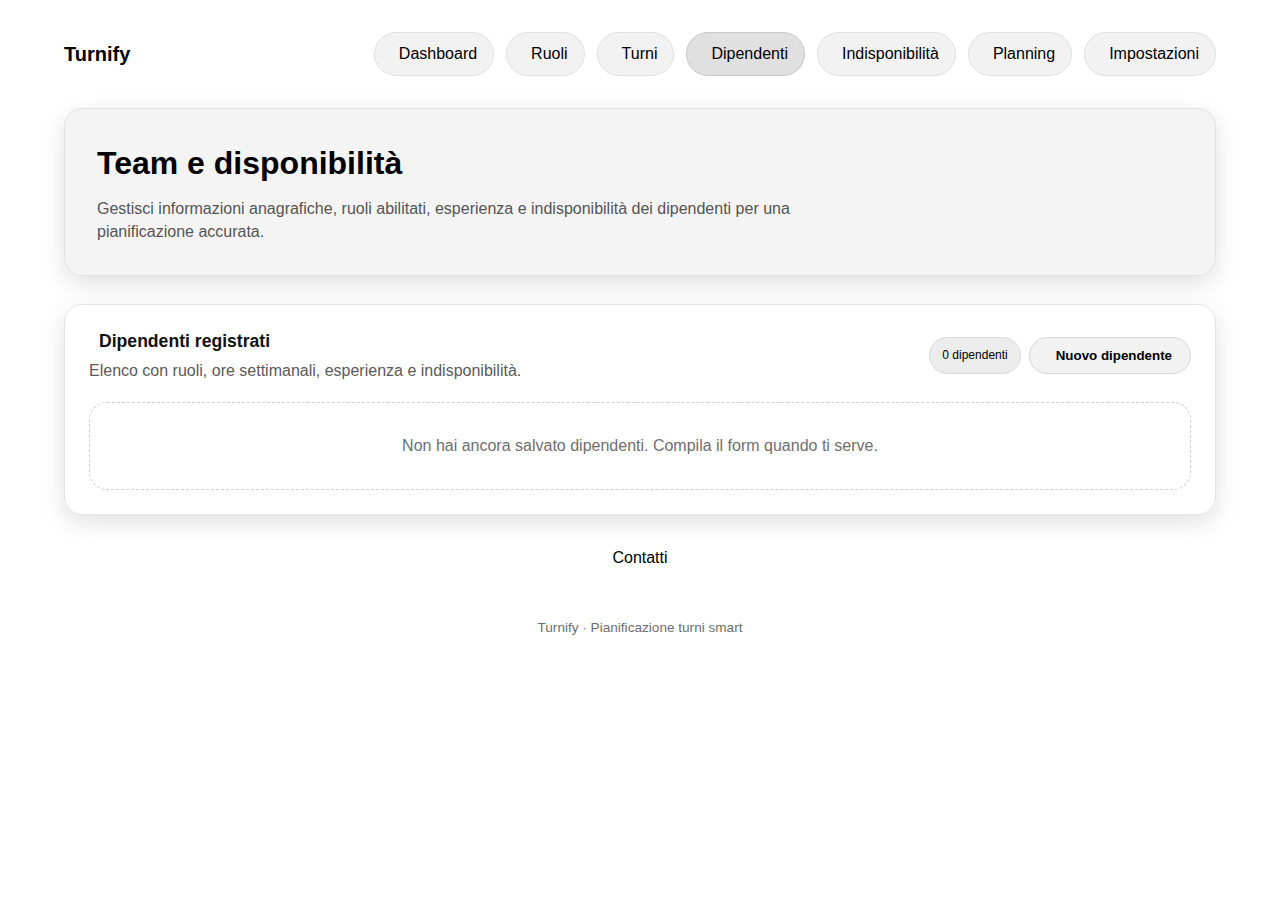
<file: dipendenti.html>
<!DOCTYPE html>
<html lang="it">

<head>
	<meta charset="UTF-8" />
	<meta name="viewport" content="width=device-width, initial-scale=1.0" />
	<title>Turnify | Gestione Dipendenti</title>
	<link rel="stylesheet" href="https://cdnjs.cloudflare.com/ajax/libs/font-awesome/6.5.1/css/all.min.css"
		integrity="sha512-DTOQO9RWCH3ppGqcWaEA1BIZOC6xxalwEsw9c2QQeAIftl+Vegovlnee1c9QX4TctnWMn13TZye+giMm8e2LwA=="
		crossorigin="anonymous" referrerpolicy="no-referrer" />
	<link rel="stylesheet" href="css/stile.css" />
	<link rel="stylesheet" href="css/form.css" />
	<link rel="icon" type="image/png" href="icons/favicon-96x96.png" sizes="96x96" />
	<link rel="icon" type="image/svg+xml" href="icons/favicon.svg" />
	<link rel="shortcut icon" href="icons/favicon.ico" />
	<link rel="apple-touch-icon" sizes="180x180" href="icons/apple-touch-icon.png" />
	<meta name="apple-mobile-web-app-title" content="Turnify" />
	<link rel="manifest" href="icons/site.webmanifest" />
</head>

<body>
	<div class="app-shell">
		<header class="app-header">
			<div class="brand">
				<span>Turnify</span>
			</div>
			<nav class="app-nav">
				<a class="nav-link" href="index.html"><i class="fa-solid fa-table-columns"></i>Dashboard</a>
				<a class="nav-link" href="ruoli.html"><i class="fa-solid fa-layer-group"></i>Ruoli</a>
				<a class="nav-link" href="turni.html"><i class="fa-solid fa-business-time"></i>Turni</a>
				<a class="nav-link active" href="dipendenti.html"><i class="fa-solid fa-user-group"></i>Dipendenti</a>
				<a class="nav-link" href="indisponibilità.html"><i
						class="fa-solid fa-calendar-times"></i>Indisponibilità</a>
				<a class="nav-link" href="planning.html"><i class="fa-solid fa-calendar-check"></i>Planning</a>
				<a class="nav-link" href="impostazioni.html"><i class="fa-solid fa-gear"></i>Impostazioni</a>
			</nav>
		</header>

		<main class="page-content">
			<section class="page-hero">
				<h1>Team e disponibilità</h1>
				<p>Gestisci informazioni anagrafiche, ruoli abilitati, esperienza e indisponibilità dei dipendenti per
					una
					pianificazione accurata.</p>
			</section>

			<section class="page-body">
				<div class="app-message hidden" id="employeesMessage"></div>
				<div class="card">
					<div class="card-header">
						<div>
							<p class="card-title"><i class="fa-solid fa-users"></i>Dipendenti registrati</p>
							<p class="card-description">Elenco con ruoli, ore settimanali, esperienza e indisponibilità.
							</p>
						</div>
						<div class="list-inline">
							<div class="chip" id="employeeCounter">0 dipendenti</div>
							<button class="button" id="openEmployeeForm"><i class="fa-solid fa-plus"></i>Nuovo
								dipendente</button>
						</div>
					</div>
					<div id="employeeList" class="grid"></div>
					<div id="employeeEmptyState" class="empty-state">
						<i class="fa-solid fa-user-group"></i>
						<p>Non hai ancora salvato dipendenti. Compila il form quando ti serve.</p>
					</div>
				</div>

				<div id="employeeFormPanel" class="form-panel hidden">
					<div class="form-card">
						<h2><i class="fa-solid fa-user-plus"></i>Gestisci dipendente</h2>
						<div id="employeeForm"></div>
					</div>
				</div>
			</section>
		</main>

		<div style="display:flex;justify-content:center;margin:2rem 0;">
			<a href="https://pecoraroamal.github.io/Personal-Website/contatti.html" target="_blank" class="contact-btn">
				<i class="fa-solid fa-envelope"></i> Contatti
			</a>
		</div>
		<footer>Turnify · Pianificazione turni smart</footer>
	</div>
	<script src="js/dipendenti.js" defer></script>
</body>
</html>
</file>
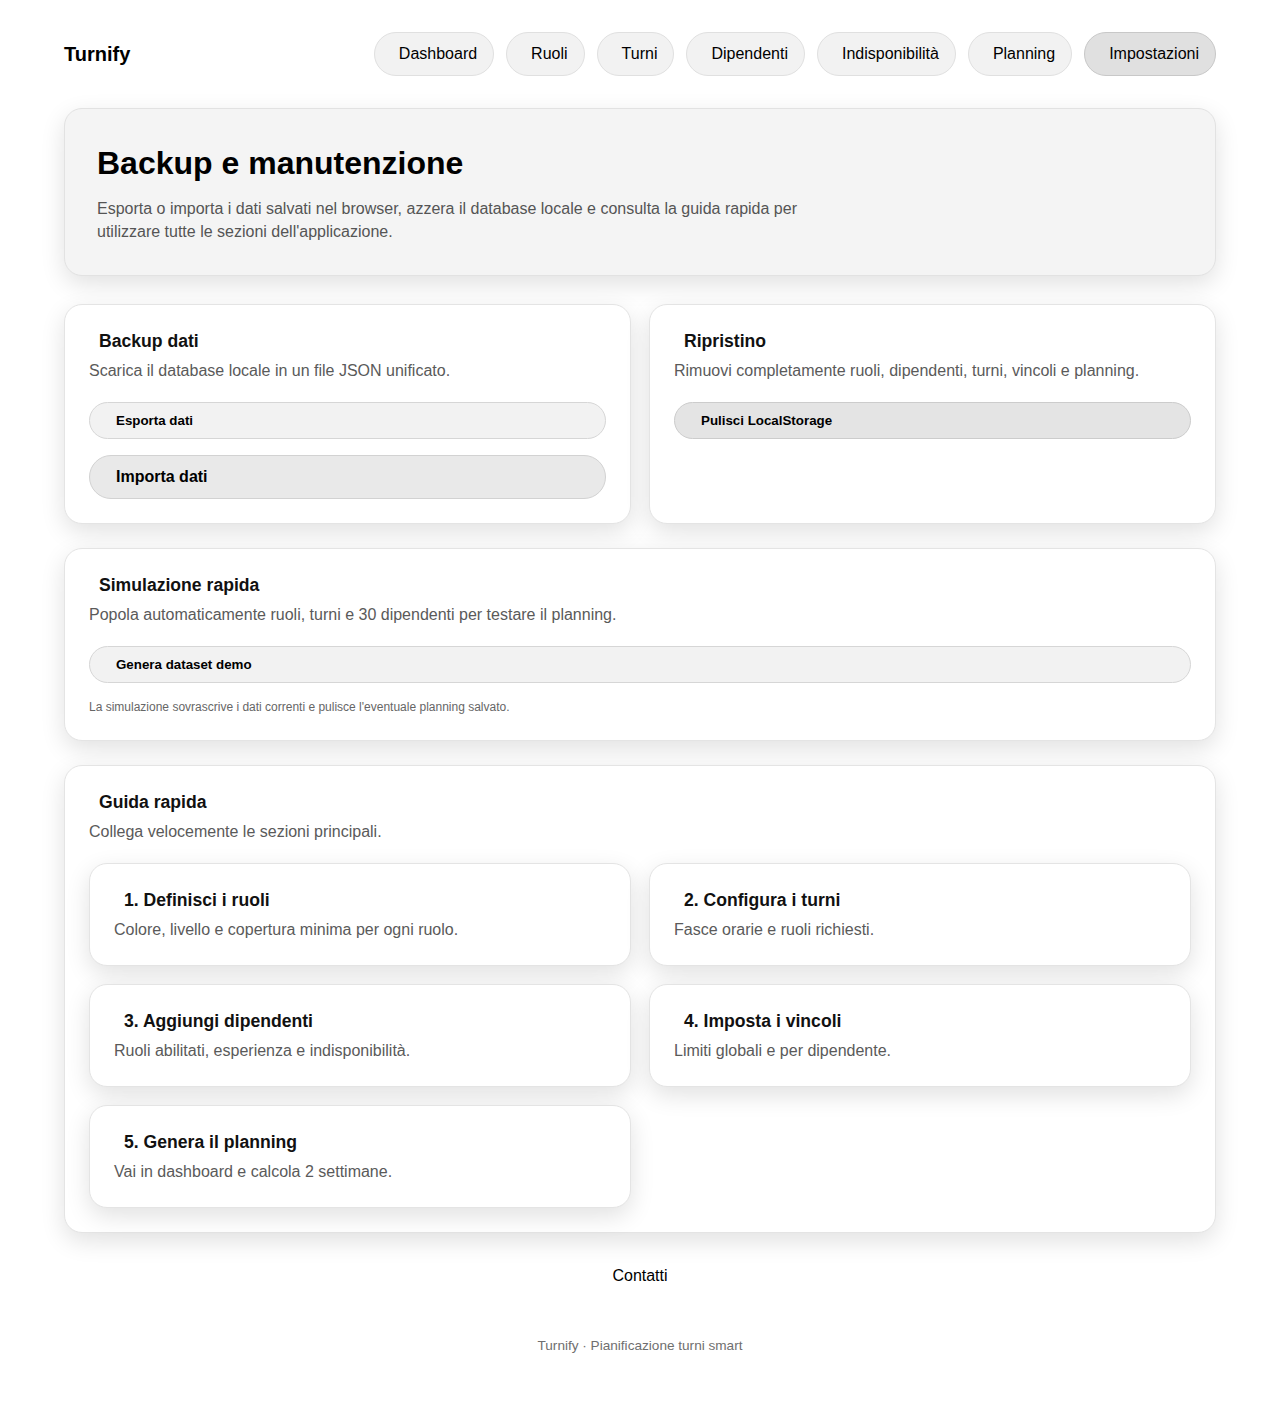
<file: impostazioni.html>
<!DOCTYPE html>
<html lang="it">

<head>
	<meta charset="UTF-8" />
	<meta name="viewport" content="width=device-width, initial-scale=1.0" />
	<title>Turnify | Impostazioni &amp; Backup</title>
	<link rel="stylesheet" href="https://cdnjs.cloudflare.com/ajax/libs/font-awesome/6.5.1/css/all.min.css"
		integrity="sha512-DTOQO9RWCH3ppGqcWaEA1BIZOC6xxalwEsw9c2QQeAIftl+Vegovlnee1c9QX4TctnWMn13TZye+giMm8e2LwA=="
		crossorigin="anonymous" referrerpolicy="no-referrer" />
	<link rel="stylesheet" href="css/stile.css" />
	<link rel="stylesheet" href="css/form.css" />
	<link rel="icon" type="image/png" href="icons/favicon-96x96.png" sizes="96x96" />
	<link rel="icon" type="image/svg+xml" href="icons/favicon.svg" />
	<link rel="shortcut icon" href="icons/favicon.ico" />
	<link rel="apple-touch-icon" sizes="180x180" href="icons/apple-touch-icon.png" />
	<meta name="apple-mobile-web-app-title" content="Turnify" />
	<link rel="manifest" href="icons/site.webmanifest" />
</head>

<body>
	<div class="app-shell">
		<header class="app-header">
			<div class="brand">
				<span>Turnify</span>
			</div>
			<nav class="app-nav">
				<a class="nav-link" href="index.html"><i class="fa-solid fa-table-columns"></i>Dashboard</a>
				<a class="nav-link" href="ruoli.html"><i class="fa-solid fa-layer-group"></i>Ruoli</a>
				<a class="nav-link" href="turni.html"><i class="fa-solid fa-business-time"></i>Turni</a>
				<a class="nav-link" href="dipendenti.html"><i class="fa-solid fa-user-group"></i>Dipendenti</a>
				<a class="nav-link" href="indisponibilità.html"><i
						class="fa-solid fa-calendar-times"></i>Indisponibilità</a>
				<a class="nav-link" href="planning.html"><i class="fa-solid fa-calendar-check"></i>Planning</a>
				<a class="nav-link active" href="impostazioni.html"><i class="fa-solid fa-gear"></i>Impostazioni</a>
			</nav>
		</header>

		<main class="page-content">
			<section class="page-hero">
				<h1>Backup e manutenzione</h1>
				<p>Esporta o importa i dati salvati nel browser, azzera il database locale e consulta la guida rapida
					per
					utilizzare tutte le sezioni dell'applicazione.</p>
			</section>

			<section class="page-body">
				<div class="app-message hidden" id="settingsMessage"></div>
				<div class="grid two-columns">
					<div class="card">
						<div class="card-header">
							<div>
								<p class="card-title"><i class="fa-solid fa-file-export"></i>Backup dati</p>
								<p class="card-description">Scarica il database locale in un file JSON unificato.</p>
							</div>
						</div>
						<div class="form-grid">
							<button class="button" id="exportData"><i class="fa-solid fa-file-arrow-down"></i>Esporta
								dati</button>
							<label class="button secondary" for="importData">
								<i class="fa-solid fa-file-arrow-up"></i>
								Importa dati
							</label>
							<input type="file" id="importData" accept="application/json" hidden />
						</div>
					</div>

					<div class="card">
						<div class="card-header">
							<div>
								<p class="card-title"><i class="fa-solid fa-trash"></i>Ripristino</p>
								<p class="card-description">Rimuovi completamente ruoli, dipendenti, turni, vincoli e
									planning.</p>
							</div>
						</div>
						<div class="form-grid">
							<button class="button danger" id="resetAll"><i
									class="fa-solid fa-triangle-exclamation"></i>Pulisci
								LocalStorage</button>
						</div>
					</div>
				</div>

				<div class="card">
					<div class="card-header">
						<div>
							<p class="card-title"><i class="fa-solid fa-wand-magic-sparkles"></i>Simulazione rapida</p>
							<p class="card-description">Popola automaticamente ruoli, turni e 30 dipendenti per testare
								il planning.</p>
						</div>
					</div>
					<div class="form-grid">
						<button class="button" id="seedSimulation"><i class="fa-solid fa-meteor"></i>Genera dataset
							demo</button>
						<p class="helper-text">La simulazione sovrascrive i dati correnti e pulisce l'eventuale planning
							salvato.</p>
					</div>
				</div>

				<div class="card">
					<div class="card-header">
						<div>
							<p class="card-title"><i class="fa-solid fa-compass"></i>Guida rapida</p>
							<p class="card-description">Collega velocemente le sezioni principali.</p>
						</div>
					</div>
					<div id="guideQuickLinks" class="grid two-columns"></div>
				</div>
			</section>
		</main>

		<div style="display:flex;justify-content:center;margin:2rem 0;">
			<a href="https://pecoraroamal.github.io/Personal-Website/contatti.html" target="_blank" class="contact-btn">
				<i class="fa-solid fa-envelope"></i> Contatti
			</a>
		</div>
		<footer>Turnify · Pianificazione turni smart</footer>
	</div>
	<script src="js/impostazioni.js" defer></script>
</body>
</html>
</file>
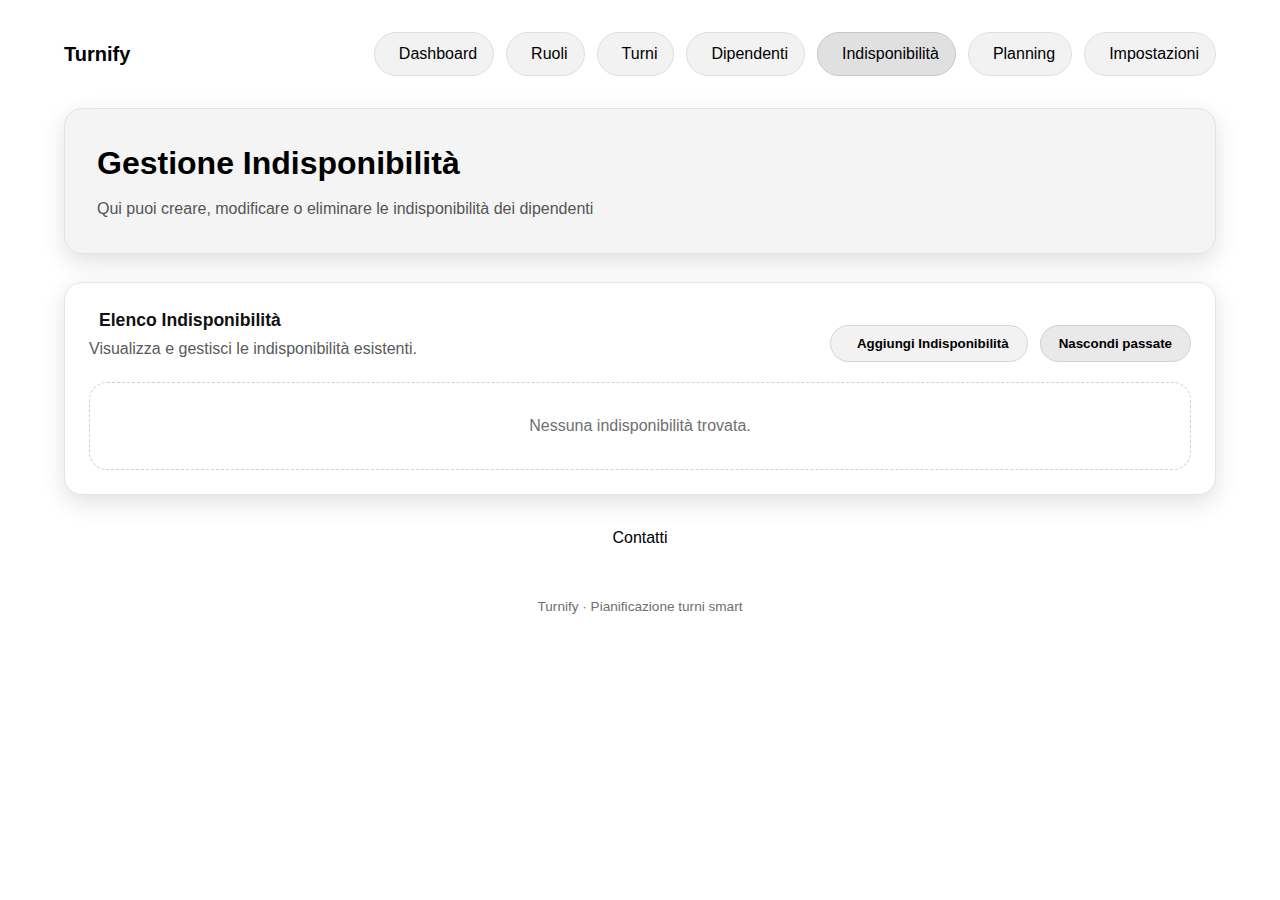
<file: indisponibilità.html>
<!DOCTYPE html>
<html lang="it">

<head>
	<meta charset="UTF-8" />
	<meta name="viewport" content="width=device-width, initial-scale=1.0" />
	<title>Turnify | Indisponibilità</title>
	<link rel="stylesheet" href="https://cdnjs.cloudflare.com/ajax/libs/font-awesome/6.5.1/css/all.min.css"
		integrity="sha512-DTOQO9RWCH3ppGqcWaEA1BIZOC6xxalwEsw9c2QQeAIftl+Vegovlnee1c9QX4TctnWMn13TZye+giMm8e2LwA=="
		crossorigin="anonymous" referrerpolicy="no-referrer" />
	<link rel="stylesheet" href="css/stile.css" />
	<link rel="stylesheet" href="css/form.css" />
	<link rel="icon" type="image/png" href="icons/favicon-96x96.png" sizes="96x96" />
	<link rel="icon" type="image/svg+xml" href="icons/favicon.svg" />
	<link rel="shortcut icon" href="icons/favicon.ico" />
	<link rel="apple-touch-icon" sizes="180x180" href="icons/apple-touch-icon.png" />
	<meta name="apple-mobile-web-app-title" content="Turnify" />
	<link rel="manifest" href="icons/site.webmanifest" />
</head>

<body>
	<div class="app-shell">
		<header class="app-header">
			<div class="brand">
				<span>Turnify</span>
			</div>
			<nav class="app-nav">
				<a class="nav-link" href="index.html"><i class="fa-solid fa-table-columns"></i>Dashboard</a>
				<a class="nav-link" href="ruoli.html"><i class="fa-solid fa-layer-group"></i>Ruoli</a>
				<a class="nav-link" href="turni.html"><i class="fa-solid fa-business-time"></i>Turni</a>
				<a class="nav-link" href="dipendenti.html"><i class="fa-solid fa-user-group"></i>Dipendenti</a>
				<a class="nav-link active" href="indisponibilità.html"><i
						class="fa-solid fa-calendar-times"></i>Indisponibilità</a>
				<a class="nav-link" href="planning.html"><i class="fa-solid fa-calendar-check"></i>Planning</a>
				<a class="nav-link" href="impostazioni.html"><i class="fa-solid fa-gear"></i>Impostazioni</a>
			</nav>
		</header>

		<main class="page-content">
			<section class="page-hero">
				<h1>Gestione Indisponibilità</h1>
				<p>Qui puoi creare, modificare o eliminare le indisponibilità dei dipendenti</p>
			</section>

			<section class="page-body">
				<div class="app-message hidden" id="message"></div>

				<div class="card">
					<div class="card-header">
						<div>
							<p class="card-title"><i class="fa-solid fa-list"></i>Elenco Indisponibilità</p>
							<p class="card-description">Visualizza e gestisci le indisponibilità esistenti.</p>
						</div>
						<div class="form-actions">
							<button class="button" id="addBtn"><i class="fa-solid fa-plus"></i>Aggiungi
								Indisponibilità</button>
							<button class="button secondary" id="togglePastBtn">Nascondi passate</button>
						</div>
					</div>

					<div id="indisponibilitaList" class="grid"></div>
				</div>
			</section>
		</main>

		<div style="display:flex;justify-content:center;margin:2rem 0;">
			<a href="https://pecoraroamal.github.io/Personal-Website/contatti.html" target="_blank" class="contact-btn">
				<i class="fa-solid fa-envelope"></i> Contatti
			</a>
		</div>
		<footer>Turnify · Pianificazione turni smart</footer>
</body>

<div class="modal-overlay hidden" id="formModal">
	<div class="modal-dialog">
		<div class="card">
			<div class="card-header">
				<div>
					<p class="card-title"><i class="fa-solid fa-plus"></i>Aggiungi/Modifica Indisponibilità</p>
					<p class="card-description">Compila il form per creare una nuova indisponibilità o modificarne una
						esistente.</p>
				</div>
			</div>

			<form id="indisponibilitaForm" class="form-grid two-columns">
				<div class="form-field">
					<label for="dipendente">Dipendente</label>
					<select id="dipendente" required>
						<option value="">Seleziona dipendente</option>
					</select>
				</div>

				<div class="form-field">
					<label for="tipo">Tipo di Indisponibilità</label>
					<select id="tipo" required>
						<option value="">Seleziona tipo</option>
						<option value="ferie">Ferie</option>
						<option value="permessi">Permessi</option>
						<option value="malattia">Malattia</option>
						<option value="indisponibilità">Indisponibilità</option>
					</select>
				</div>

				<div class="form-field">
					<label for="dataInizio">Data Inizio</label>
					<input type="date" id="dataInizio" required />
				</div>

				<div class="form-field">
					<label for="oraInizio">Ora Inizio (opzionale)</label>
					<input type="time" id="oraInizio" />
				</div>

				<div class="form-field">
					<label for="dataFine">Data Fine</label>
					<input type="date" id="dataFine" required />
				</div>

				<div class="form-field">
					<label for="oraFine">Ora Fine (opzionale)</label>
					<input type="time" id="oraFine" />
				</div>

				<div class="form-field full-width">
					<label for="note">Note (opzionale)</label>
					<textarea id="note" rows="3"></textarea>
				</div>

				<div class="form-actions full-width">
					<button type="submit" class="button"><i class="fa-solid fa-save"></i>Salva</button>
					<button type="button" id="cancelBtn" class="button secondary"><i
							class="fa-solid fa-times"></i>Annulla</button>
				</div>
			</form>
		</div>
	</div>
</div>
</div>

<script src="js/indisponibilità.js"></script>
</html>
</file>
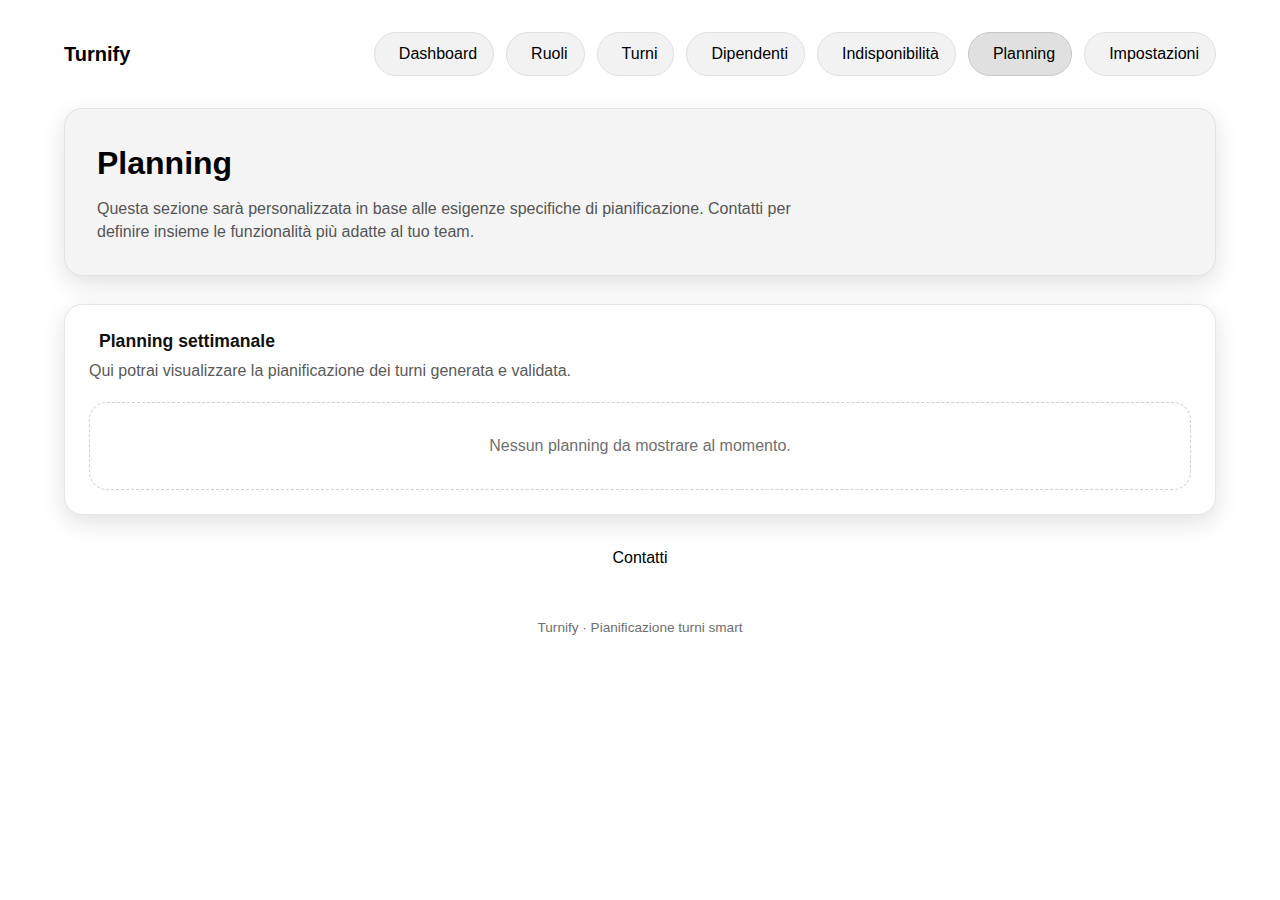
<file: planning.html>
<!DOCTYPE html>
<html lang="it">

<head>
    <meta charset="UTF-8" />
    <meta name="viewport" content="width=device-width, initial-scale=1.0" />
    <title>Turnify | Planning</title>
    <link rel="stylesheet" href="https://cdnjs.cloudflare.com/ajax/libs/font-awesome/6.5.1/css/all.min.css"
        integrity="sha512-DTOQO9RWCH3ppGqcWaEA1BIZOC6xxalwEsw9c2QQeAIftl+Vegovlnee1c9QX4TctnWMn13TZye+giMm8e2LwA=="
        crossorigin="anonymous" referrerpolicy="no-referrer" />
    <link rel="stylesheet" href="css/stile.css" />
    <link rel="stylesheet" href="css/form.css" />
	<link rel="icon" type="image/png" href="icons/favicon-96x96.png" sizes="96x96" />
	<link rel="icon" type="image/svg+xml" href="icons/favicon.svg" />
	<link rel="shortcut icon" href="icons/favicon.ico" />
	<link rel="apple-touch-icon" sizes="180x180" href="icons/apple-touch-icon.png" />
	<meta name="apple-mobile-web-app-title" content="Turnify" />
	<link rel="manifest" href="icons/site.webmanifest" />
</head>

<body>
    <div class="app-shell">
        <header class="app-header">
            <div class="brand">
                <span>Turnify</span>
            </div>
            <nav class="app-nav">
                <a class="nav-link" href="index.html"><i class="fa-solid fa-table-columns"></i>Dashboard</a>
                <a class="nav-link" href="ruoli.html"><i class="fa-solid fa-layer-group"></i>Ruoli</a>
                <a class="nav-link" href="turni.html"><i class="fa-solid fa-business-time"></i>Turni</a>
                <a class="nav-link" href="dipendenti.html"><i class="fa-solid fa-user-group"></i>Dipendenti</a>
                <a class="nav-link" href="indisponibilità.html"><i
                        class="fa-solid fa-calendar-times"></i>Indisponibilità</a>
                <a class="nav-link active" href="planning.html"><i class="fa-solid fa-calendar-check"></i>Planning</a>
                <a class="nav-link" href="impostazioni.html"><i class="fa-solid fa-gear"></i>Impostazioni</a>
            </nav>
        </header>
        <main class="page-content">
            <section class="page-hero">
                <h1>Planning</h1>
                <p>Questa sezione sarà personalizzata in base alle esigenze specifiche di pianificazione. Contatti per
                    definire insieme le funzionalità più adatte al tuo team.</p>
            </section>
            <section class="page-body">
                <div class="card">
                    <div class="card-header">
                        <div>
                            <p class="card-title"><i class="fa-solid fa-calendar-check"></i>Planning settimanale</p>
                            <p class="card-description">Qui potrai visualizzare la pianificazione dei turni generata e
                                validata.</p>
                        </div>
                    </div>
                    <div class="empty-state">
                        <p>Nessun planning da mostrare al momento.</p>
                    </div>
                </div>
            </section>
        </main>
        <div style="display:flex;justify-content:center;margin:2rem 0;">
            <a href="https://pecoraroamal.github.io/Personal-Website/contatti.html" target="_blank" class="contact-btn">
                <i class="fa-solid fa-envelope"></i> Contatti
            </a>
        </div>
        <footer>Turnify · Pianificazione turni smart</footer>
    </div>
</body>

</html>
</file>
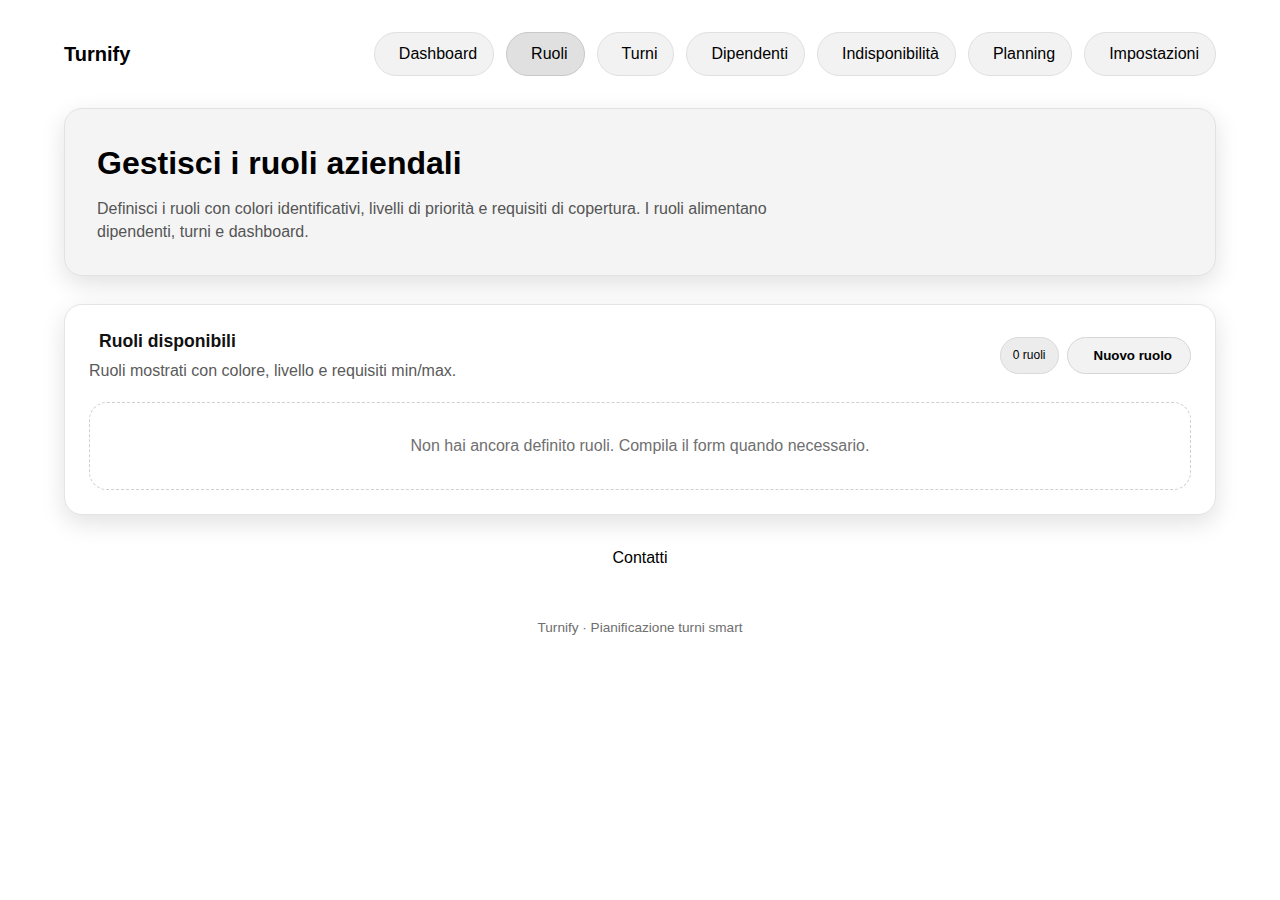
<file: ruoli.html>
<!DOCTYPE html>
<html lang="it">

<head>
	<meta charset="UTF-8" />
	<meta name="viewport" content="width=device-width, initial-scale=1.0" />
	<title>Turnify | Gestione Ruoli</title>
	<link rel="stylesheet" href="https://cdnjs.cloudflare.com/ajax/libs/font-awesome/6.5.1/css/all.min.css"
		integrity="sha512-DTOQO9RWCH3ppGqcWaEA1BIZOC6xxalwEsw9c2QQeAIftl+Vegovlnee1c9QX4TctnWMn13TZye+giMm8e2LwA=="
		crossorigin="anonymous" referrerpolicy="no-referrer" />
	<link rel="stylesheet" href="css/stile.css" />
	<link rel="stylesheet" href="css/form.css" />
	<link rel="icon" type="image/png" href="icons/favicon-96x96.png" sizes="96x96" />
	<link rel="icon" type="image/svg+xml" href="icons/favicon.svg" />
	<link rel="shortcut icon" href="icons/favicon.ico" />
	<link rel="apple-touch-icon" sizes="180x180" href="icons/apple-touch-icon.png" />
	<meta name="apple-mobile-web-app-title" content="Turnify" />
	<link rel="manifest" href="icons/site.webmanifest" />
</head>

<body>
	<div class="app-shell">
		<header class="app-header">
			<div class="brand">
				<span>Turnify</span>
			</div>
			<nav class="app-nav">
				<a class="nav-link" href="index.html"><i class="fa-solid fa-table-columns"></i>Dashboard</a>
				<a class="nav-link active" href="ruoli.html"><i class="fa-solid fa-layer-group"></i>Ruoli</a>
				<a class="nav-link" href="turni.html"><i class="fa-solid fa-business-time"></i>Turni</a>
				<a class="nav-link" href="dipendenti.html"><i class="fa-solid fa-user-group"></i>Dipendenti</a>
				<a class="nav-link" href="indisponibilità.html"><i
						class="fa-solid fa-calendar-times"></i>Indisponibilità</a>
				<a class="nav-link" href="planning.html"><i class="fa-solid fa-calendar-check"></i>Planning</a>
				<a class="nav-link" href="impostazioni.html"><i class="fa-solid fa-gear"></i>Impostazioni</a>
			</nav>
		</header>

		<main class="page-content">
			<section class="page-hero">
				<h1>Gestisci i ruoli aziendali</h1>
				<p>Definisci i ruoli con colori identificativi, livelli di priorità e requisiti di copertura. I ruoli
					alimentano
					dipendenti, turni e dashboard.</p>
			</section>

			<section class="page-body">
				<div class="app-message hidden" id="rolesMessage"></div>
				<div class="card">
					<div class="card-header">
						<div>
							<p class="card-title"><i class="fa-solid fa-layer-group"></i>Ruoli disponibili</p>
							<p class="card-description">Ruoli mostrati con colore, livello e requisiti min/max.</p>
						</div>
						<div class="list-inline">
							<div class="chip" id="roleCounter">0 ruoli</div>
							<button class="button" id="openRoleForm"><i class="fa-solid fa-plus"></i>Nuovo
								ruolo</button>
						</div>
					</div>
					<div id="roleList" class="grid"></div>
					<div id="roleEmptyState" class="empty-state">
						<i class="fa-solid fa-layer-group"></i>
						<p>Non hai ancora definito ruoli. Compila il form quando necessario.</p>
					</div>
				</div>

				<div id="roleFormPanel" class="form-panel hidden">
					<div class="form-card">
						<h2><i class="fa-solid fa-pen-ruler"></i>Gestisci ruolo</h2>
						<div id="roleForm"></div>
					</div>
				</div>
			</section>
		</main>

		<div style="display:flex;justify-content:center;margin:2rem 0;">
			<a href="https://pecoraroamal.github.io/Personal-Website/contatti.html" target="_blank" class="contact-btn">
				<i class="fa-solid fa-envelope"></i> Contatti
			</a>
		</div>
		<footer>Turnify · Pianificazione turni smart</footer>

	</div>

	<script src="js/index.js"></script>
	<script src="js/ruoli.js" defer></script>
</body>

</html>
</file>
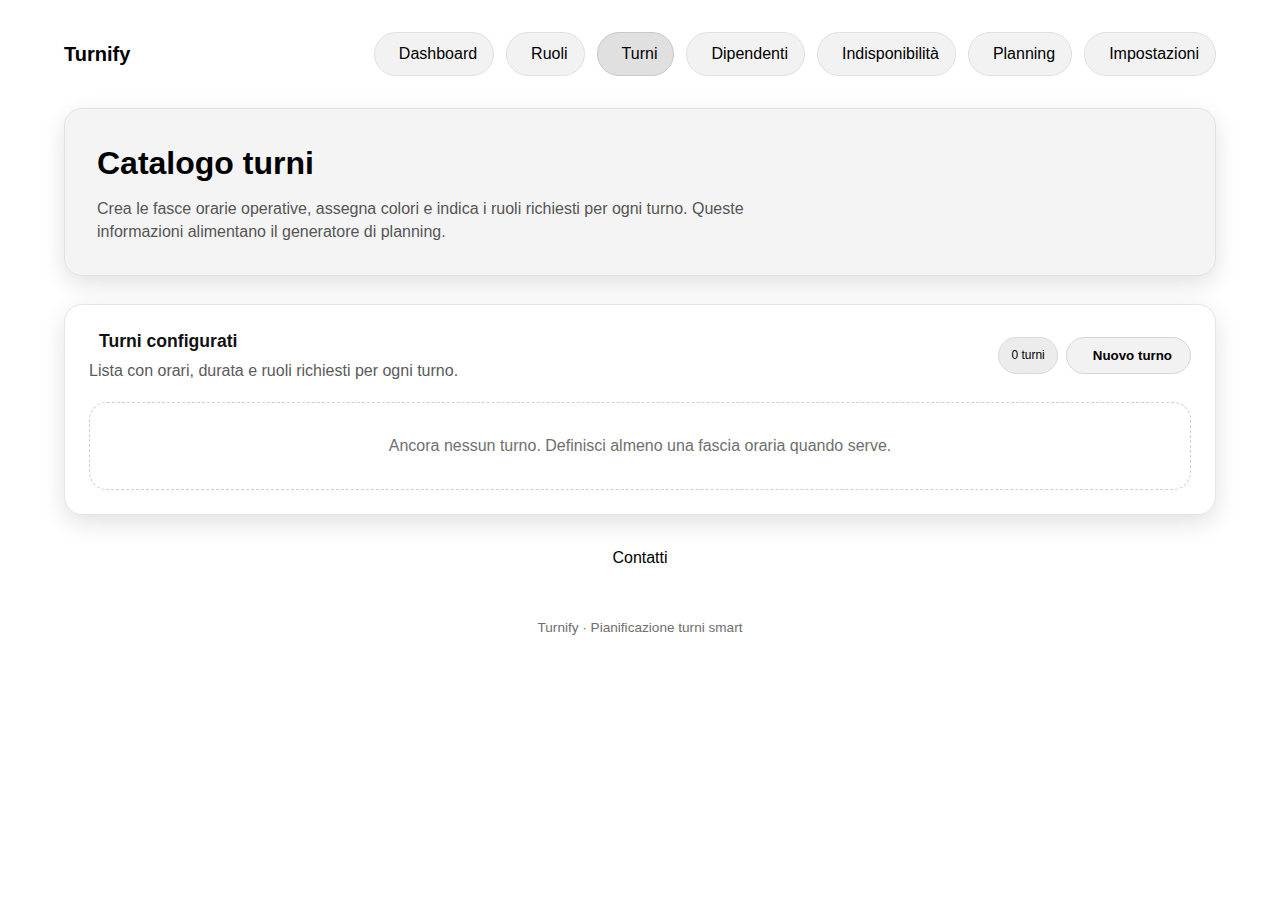
<file: turni.html>
<!DOCTYPE html>
<html lang="it">

<head>
	<meta charset="UTF-8" />
	<meta name="viewport" content="width=device-width, initial-scale=1.0" />
	<title>Turnify | Gestione Turni</title>
	<link rel="stylesheet" href="https://cdnjs.cloudflare.com/ajax/libs/font-awesome/6.5.1/css/all.min.css"
		integrity="sha512-DTOQO9RWCH3ppGqcWaEA1BIZOC6xxalwEsw9c2QQeAIftl+Vegovlnee1c9QX4TctnWMn13TZye+giMm8e2LwA=="
		crossorigin="anonymous" referrerpolicy="no-referrer" />
	<link rel="stylesheet" href="css/stile.css" />
	<link rel="stylesheet" href="css/form.css" />
	<link rel="icon" type="image/png" href="icons/favicon-96x96.png" sizes="96x96" />
	<link rel="icon" type="image/svg+xml" href="icons/favicon.svg" />
	<link rel="shortcut icon" href="icons/favicon.ico" />
	<link rel="apple-touch-icon" sizes="180x180" href="icons/apple-touch-icon.png" />
	<meta name="apple-mobile-web-app-title" content="Turnify" />
	<link rel="manifest" href="icons/site.webmanifest" />
</head>

<body>
	<div class="app-shell">
		<header class="app-header">
			<div class="brand">
				<span>Turnify</span>
			</div>
			<nav class="app-nav">
				<a class="nav-link" href="index.html"><i class="fa-solid fa-table-columns"></i>Dashboard</a>
				<a class="nav-link" href="ruoli.html"><i class="fa-solid fa-layer-group"></i>Ruoli</a>
				<a class="nav-link active" href="turni.html"><i class="fa-solid fa-business-time"></i>Turni</a>
				<a class="nav-link" href="dipendenti.html"><i class="fa-solid fa-user-group"></i>Dipendenti</a>
				<a class="nav-link" href="indisponibilità.html"><i class="fa-solid fa-calendar-times"></i>Indisponibilità</a>
				<a class="nav-link" href="planning.html"><i class="fa-solid fa-calendar-check"></i>Planning</a>
				<a class="nav-link" href="impostazioni.html"><i class="fa-solid fa-gear"></i>Impostazioni</a>
			</nav>
		</header>

		<main class="page-content">
			<section class="page-hero">
				<h1>Catalogo turni</h1>
				<p>Crea le fasce orarie operative, assegna colori e indica i ruoli richiesti per ogni turno. Queste
					informazioni
					alimentano il generatore di planning.</p>
			</section>

			<section class="page-body">
				<div class="app-message hidden" id="shiftsMessage"></div>
				<div class="card">
					<div class="card-header">
						<div>
							<p class="card-title"><i class="fa-solid fa-calendar-day"></i>Turni configurati</p>
							<p class="card-description">Lista con orari, durata e ruoli richiesti per ogni turno.</p>
						</div>
						<div class="list-inline">
							<div class="chip" id="shiftCounter">0 turni</div>
							<button class="button" id="openShiftForm"><i class="fa-solid fa-plus"></i>Nuovo
								turno</button>
						</div>
					</div>
					<div id="shiftList" class="grid"></div>
					<div id="shiftEmptyState" class="empty-state">
						<i class="fa-solid fa-calendar-day"></i>
						<p>Ancora nessun turno. Definisci almeno una fascia oraria quando serve.</p>
					</div>
				</div>

				<div id="shiftFormPanel" class="form-panel hidden">
					<div class="form-card">
						<h2><i class="fa-solid fa-business-time"></i>Gestisci turno</h2>
						<div id="shiftForm"></div>
					</div>
				</div>
			</section>
		</main>

		<div style="display:flex;justify-content:center;margin:2rem 0;">
			<a href="https://pecoraroamal.github.io/Personal-Website/contatti.html" target="_blank" class="contact-btn">
				<i class="fa-solid fa-envelope"></i> Contatti
			</a>
		</div>
		<footer>Turnify · Pianificazione turni smart</footer>
	</div>

	<script src="js/turni.js" defer></script>
</body>

</html>
</file>
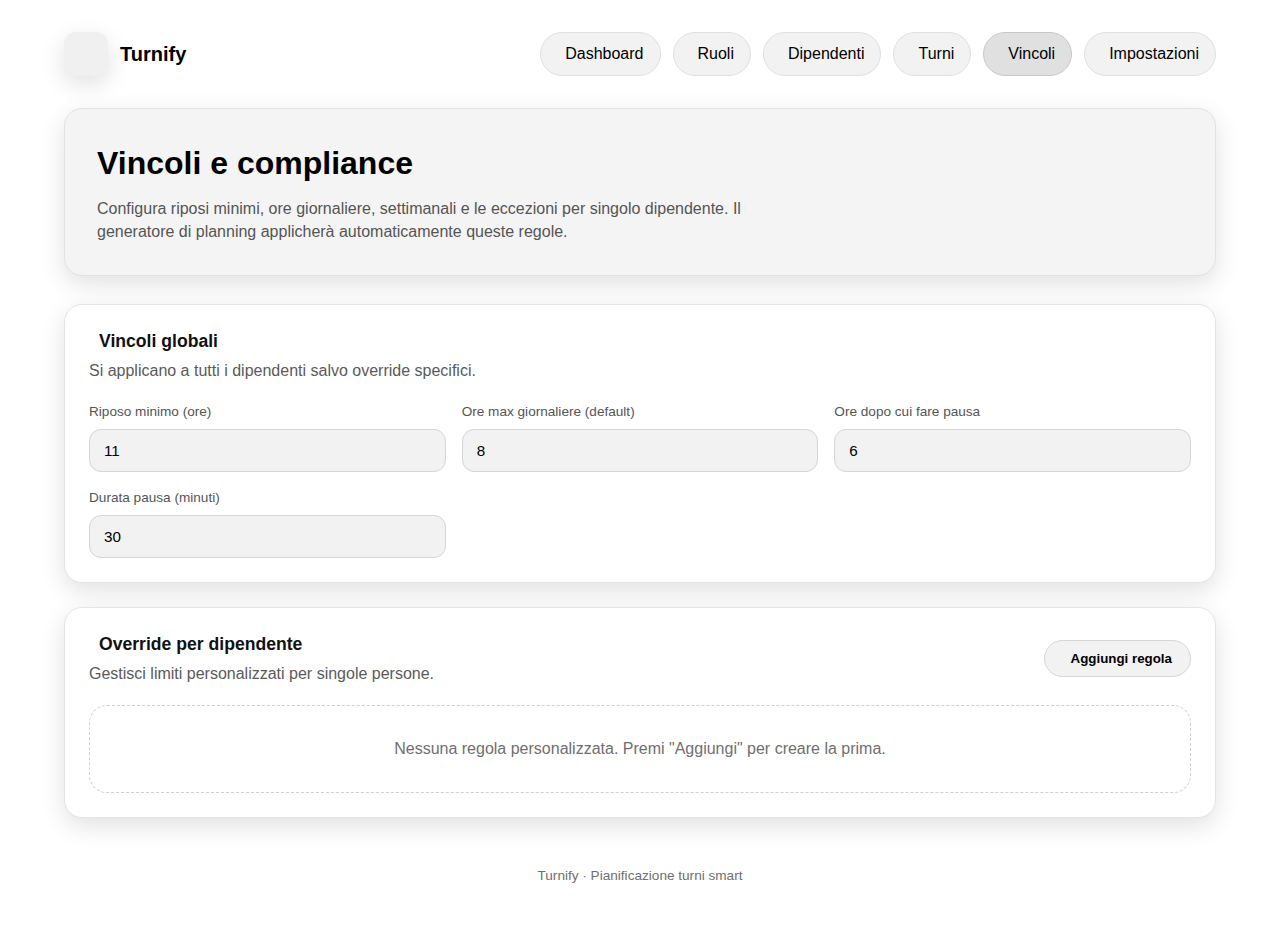
<file: vincoli.html>
<!DOCTYPE html>
<html lang="it">

<head>
	<meta charset="UTF-8" />
	<meta name="viewport" content="width=device-width, initial-scale=1.0" />
	<title>Turnify | Gestione Vincoli</title>
	<link rel="stylesheet" href="https://cdnjs.cloudflare.com/ajax/libs/font-awesome/6.5.1/css/all.min.css"
		integrity="sha512-DTOQO9RWCH3ppGqcWaEA1BIZOC6xxalwEsw9c2QQeAIftl+Vegovlnee1c9QX4TctnWMn13TZye+giMm8e2LwA=="
		crossorigin="anonymous" referrerpolicy="no-referrer" />
	<link rel="stylesheet" href="css/stile.css" />
	<link rel="stylesheet" href="css/form.css" />
	<link rel="stylesheet" href="css/vincoli.css" />
</head>

<body>
	<div class="app-shell">
		<header class="app-header">
			<div class="brand">
				<div class="brand-badge"><i class="fa-solid fa-rotate"></i></div>
				<span>Turnify</span>
			</div>
			<nav class="app-nav">
				<a class="nav-link" href="index.html"><i class="fa-solid fa-table-columns"></i>Dashboard</a>
				<a class="nav-link" href="ruoli.html"><i class="fa-solid fa-layer-group"></i>Ruoli</a>
				<a class="nav-link" href="dipendenti.html"><i class="fa-solid fa-user-group"></i>Dipendenti</a>
				<a class="nav-link" href="turni.html"><i class="fa-solid fa-business-time"></i>Turni</a>
				<a class="nav-link active" href="vincoli.html"><i class="fa-solid fa-scale-balanced"></i>Vincoli</a>
				<a class="nav-link" href="impostazioni.html"><i class="fa-solid fa-gear"></i>Impostazioni</a>
			</nav>
		</header>

		<main class="page-content">
			<section class="page-hero">
				<h1>Vincoli e compliance</h1>
				<p>Configura riposi minimi, ore giornaliere, settimanali e le eccezioni per singolo dipendente. Il generatore di
					planning applicherà automaticamente queste regole.</p>
			</section>

			<section class="page-body">
				<div class="app-message hidden" id="constraintsMessage"></div>
				<div class="card">
					<div class="card-header">
						<div>
							<p class="card-title"><i class="fa-solid fa-scale-balanced"></i>Vincoli globali</p>
							<p class="card-description">Si applicano a tutti i dipendenti salvo override specifici.</p>
						</div>
					</div>
					<div id="globalConstraints" class="form-grid three-columns"></div>
				</div>

				<div class="card">
					<div class="card-header">
						<div>
							<p class="card-title"><i class="fa-solid fa-user-shield"></i>Override per dipendente</p>
							<p class="card-description">Gestisci limiti personalizzati per singole persone.</p>
						</div>
						<button class="button" id="addConstraint"><i class="fa-solid fa-plus"></i>Aggiungi regola</button>
					</div>
					<div id="perEmployeeConstraints" class="vincoli-list"></div>
					<div id="constraintsEmptyState" class="empty-state">
						<i class="fa-solid fa-scale-balanced"></i>
						<p>Nessuna regola personalizzata. Premi "Aggiungi" per creare la prima.</p>
					</div>
				</div>
			</section>
		</main>

		<footer>Turnify · Pianificazione turni smart</footer>
	</div>

	<script src="js/vincoli.js" defer></script>
</body>

</html>
</file>
<file: css/stile.css>
.role-neutral {
	background: #f3f3f3 !important;
	color: #000 !important;
}
/* Clean rebuilt stylesheet: light palette, black text */
:root { --bg-primary:#ffffff; --bg-secondary:#f5f5f5; --bg-muted:#ebebeb; --border-color:rgba(0,0,0,0.12); --text-primary:#000000; --text-inverse:#000000; --text-muted:#6f6f6f; --accent:#000000; --card-radius:18px; --transition-fast:150ms ease; --shadow-soft:0 8px 24px rgba(0,0,0,0.12); }
* { box-sizing:border-box; margin:0; padding:0; }
body { font-family:"Segoe UI", Tahoma, Geneva, Verdana, sans-serif; background:var(--bg-primary); color:var(--text-primary); min-height:100vh; line-height:1.4; -webkit-font-smoothing:antialiased; }
a { color:inherit; text-decoration:none; }
img { max-width:100%; display:block; }
.app-shell { max-width:1200px; margin:0 auto; padding:32px 24px 48px; }
.app-header { display:flex; align-items:center; justify-content:space-between; margin-bottom:32px; }
.brand { display:flex; align-items:center; gap:12px; font-weight:700; font-size:1.25rem; }
.brand-badge { width:44px; height:44px; border-radius:12px; display:grid; place-items:center; background:#f0f0f0; color:var(--text-primary); box-shadow:var(--shadow-soft); }
.app-nav { display:flex; flex-wrap:wrap; gap:12px; }
.nav-link { display:inline-flex; align-items:center; gap:8px; padding:10px 16px; border-radius:999px; background:#f2f2f2; border:1px solid #e0e0e0; color:var(--text-primary); font-weight:500; transition:var(--transition-fast); }
.nav-link i { font-size:0.95rem; }
.nav-link:hover { background:#e9e9e9; border-color:#d5d5d5; }
.nav-link.active { background:#e0e0e0; border-color:#c8c8c8; }
.page-hero { background:#f4f4f4; border:1px solid #e2e2e2; border-radius:var(--card-radius); padding:32px; margin-bottom:28px; box-shadow:var(--shadow-soft); color:var(--text-primary); }
.page-hero h1 { font-size:2rem; margin-bottom:12px; }
.page-hero p { color:#555; max-width:700px; }
.page-body { display:flex; flex-direction:column; gap:24px; }
.card { background:#fff; border:1px solid #e4e4e4; border-radius:var(--card-radius); padding:24px; box-shadow:var(--shadow-soft); color:#111; }
.card-header { display:flex; justify-content:space-between; align-items:center; margin-bottom:20px; }
.card-title { font-size:1.1rem; font-weight:600; }
.card-title i { margin-right:10px; color:currentColor; }
.card-description { color:#5a5a5a; margin-top:6px; }
.chip { display:inline-flex; align-items:center; gap:6px; padding:6px 12px; border-radius:999px; font-size:0.75rem; background:#ececec; border:1px solid #d9d9d9; color:var(--text-primary); }
.grid { display:grid; gap:18px; }
@media (min-width:900px){ .grid.two-columns{grid-template-columns:repeat(2,minmax(0,1fr));} .grid.three-columns{grid-template-columns:repeat(3,minmax(0,1fr));} .grid.four-columns{grid-template-columns:repeat(4,minmax(0,1fr));} }
.empty-state { text-align:center; padding:32px; border:1px dashed #d0d0d0; border-radius:var(--card-radius); color:var(--text-muted); background:#ffffff; }
.empty-state i { font-size:2rem; margin-bottom:12px; color:#c2c2c2; }
.button { display:inline-flex; align-items:center; gap:8px; border:1px solid #d6d6d6; border-radius:999px; padding:10px 18px; font-weight:600; cursor:pointer; transition:var(--transition-fast); color:var(--text-primary); background:#f2f2f2; }
.button.secondary { background:#e9e9e9; border-color:#d2d2d2; }
.button.danger { background:#e4e4e4; border-color:#ccc; }
.button:hover { background:#e8e8e8; border-color:#c7c7c7; }
.status-pill { padding:4px 10px; border-radius:999px; font-size:0.7rem; font-weight:600; background:#ededed; color:var(--text-primary); }
.status-pill.ok { background:#ededed; }
.status-pill.warning { background:#e9e9e9; }
.status-pill.danger { background:#d9d9d9; }
.tag { display:inline-flex; align-items:center; gap:6px; font-size:0.7rem; background:#ededed; color:var(--text-primary); padding:4px 8px; border-radius:999px; border:1px solid #d8d8d8; }
.table { width:100%; border-collapse:collapse; }
.table thead { text-align:left; color:var(--text-primary); font-size:0.85rem; }
.table th, .table td { padding:12px 0; border-bottom:1px solid rgba(0,0,0,0.1); }
.table-wrapper { overflow-x:auto; background:#ffffff; border-radius:var(--card-radius); padding:16px; margin-top:16px; color:var(--text-primary); border:1px solid rgba(0,0,0,0.08); }
.table td:last-child, .table th:last-child { text-align:right; }
.matrix-week { margin-bottom:20px; padding-bottom:12px; border-bottom:1px solid #d8d8d8; }
.matrix-week:last-child { border-bottom:none; margin-bottom:0; padding-bottom:0; }
.matrix-week .table th, .matrix-week .table td { padding:10px 8px; }
.planning-cell-tag { display:block; padding:6px 10px; border-radius:10px; background:#f0f0f0; margin-bottom:6px; font-size:0.8rem; border:1px solid #e0e0e0; }
.planning-cell-tag:last-child { margin-bottom:0; }
.role-pill, .shift-pill { display:inline-flex; align-items:center; gap:6px; padding:6px 12px; border-radius:999px; font-weight:600; font-size:0.75rem; background:#ececec; border:1px solid #dcdcdc; }
.role-pill::before, .shift-pill::before { content:""; width:10px; height:10px; border-radius:50%; background:var(--dot-color,currentColor); }
.role-inline { display:inline-flex; align-items:center; padding:4px 10px; border-radius:999px; background:#f7f7f7; border:1px solid #e4e4e4; font-size:0.7rem; margin:0 6px 6px 0; color:#000; }
.list-inline { display:flex; flex-wrap:wrap; gap:8px; }
.muted { color:var(--text-muted); font-size:0.9rem; }
footer { margin-top:48px; text-align:center; color:var(--text-muted); font-size:0.85rem; }
.app-message { display:block; margin-bottom:20px; padding:12px 16px; border-radius:var(--card-radius); border:1px solid #d3d3d3; background:#fafafa; color:#000; }
.app-message--success { background:#fafafa; }
.app-message--info { background:#f0f0f0; }
.app-message--warning { background:#e9e9e9; }
.app-message--error { background:#d9d9d9; color:#000; }
.hidden { display:none !important; }
.form-panel { position:fixed; top:0; left:0; width:100%; height:100%; z-index:1000; background:rgba(0,0,0,0.35); display:flex; align-items:flex-start; justify-content:center; padding:60px 24px 40px; overflow-y:auto; }
body.no-scroll { overflow:hidden; }
.confirm-overlay { position:fixed; inset:0; background:rgba(0,0,0,0.4); z-index:1200; display:flex; align-items:center; justify-content:center; padding:24px; }
.confirm-dialog { background:#f7f7f7; border:1px solid #e4e4e4; border-radius:var(--card-radius); padding:28px 24px; max-width:420px; width:100%; box-shadow:var(--shadow-soft); }
.confirm-dialog h2 { font-size:1.1rem; margin-bottom:12px; }
.confirm-dialog p { font-size:0.9rem; color:#333; margin-bottom:20px; }
.confirm-actions { display:flex; gap:12px; justify-content:flex-end; }
.confirm-actions .button { flex:0 0 auto; }
.modal-overlay { position:fixed; inset:0; background:rgba(0,0,0,0.4); z-index:1200; display:flex; align-items:center; justify-content:center; padding:24px; }
.modal-dialog { max-width:600px; width:100%; max-height:90vh; overflow-y:auto; }
.metrics-row {
	display: flex;
	flex-direction: row;
	justify-content: space-between;
	align-items: stretch;
	gap: 1.5rem;
	width: 100%;
}
.metrics-row .card, .metrics-row .metric-link {
	flex: 1 1 0;
	min-width: 0;
	max-width: none;
	margin: 0;
	box-sizing: border-box;
	display: flex;
	flex-direction: column;
	align-items: center;
	justify-content: center;
	text-decoration: none;
	transition: box-shadow 0.15s, transform 0.13s, background 0.13s;
	cursor: pointer;
}
.metrics-row .metric-link:hover {
	background: #e0e7ef;
	box-shadow: 0 4px 18px 0 rgba(37,99,235,0.10);
	transform: translateY(-2px) scale(1.03);
}
@media (max-width:720px){ .app-header{flex-direction:column; gap:16px; text-align:center;} .app-nav{justify-content:center;} .page-hero{padding:24px;} }
</file>
<file: css/form.css>
.form-card {
	background: #f7f7f7;
	border: 1px solid #e4e4e4;
	border-radius: var(--card-radius);
	padding: 24px;
	box-shadow: var(--shadow-soft);
	color: #000000;
}

.form-card h2 {
	font-size: 1.05rem;
	margin-bottom: 18px;
}

.form-grid {
	display: grid;
	gap: 16px;
}

@media (min-width: 900px) {
	.form-grid.two-columns {
		grid-template-columns: repeat(2, minmax(0, 1fr));
	}

	.form-grid.three-columns {
		grid-template-columns: repeat(3, minmax(0, 1fr));
	}
}

.form-field {
	display: flex;
	flex-direction: column;
	gap: 8px;
}

.form-field label {
	font-size: 0.85rem;
	color: #555555;
}

.form-field input,
.form-field select,
.form-field textarea {
	background: #f2f2f2;
	border: 1px solid #d6d6d6;
	border-radius: 12px;
	padding: 12px 14px;
	color: #000000;
	font-size: 0.95rem;
	transition: var(--transition-fast);
}

.form-field textarea {
	resize: vertical;
	min-height: 90px;
}

.form-field input:focus,
.form-field select:focus,
.form-field textarea:focus {
	border-color: #000000;
	outline: none;
	box-shadow: 0 0 0 2px rgba(0, 0, 0, 0.15);
}

.checkbox-group,
.pill-group {
	display: flex;
	flex-wrap: wrap;
	gap: 10px;
}

.checkbox-chip {
	display: inline-flex;
	align-items: center;
	gap: 8px;
	padding: 8px 12px;
	border-radius: 12px;
	border: 1px solid #d6d6d6;
	background: #ececec;
	cursor: pointer;
	font-size: 0.85rem;
	transition: var(--transition-fast);
}

.checkbox-chip input {
	accent-color: #000000;
}

.checkbox-chip:hover,
.checkbox-chip:has(input:checked) {
	border-color: #000000;
	background: #e0e0e0;
	color: #000000;
}

.form-actions {
	display: flex;
	gap: 12px;
	flex-wrap: wrap;
	margin-top: 18px;
}

.helper-text {
	font-size: 0.75rem;
	color: #666666;
}

.inline-field {
	display: flex;
	gap: 12px;
	align-items: center;
}

.inline-field input[type="color"] {
	padding: 0;
	border-radius: 10px;
	width: 48px;
	height: 40px;
	border: none;
	cursor: pointer;
}
</file>
<file: css/vincoli.css>
.vincoli-grid {
	display: grid;
	gap: 18px;
}

@media (min-width: 820px) {
	.vincoli-grid {
		grid-template-columns: repeat(2, minmax(0, 1fr));
	}
}

.vincolo-card {
	border: 1px dashed #d0d0d0;
	border-radius: var(--card-radius);
	padding: 20px;
	background: #f7f7f7;
	color: #000000;
}

.vincolo-card h3 {
	font-size: 1rem;
	margin-bottom: 10px;
}

.vincolo-card p {
	color: #555555;
	font-size: 0.9rem;
}

.vincoli-list {
	display: flex;
	flex-direction: column;
	gap: 12px;
}

.vincolo-item {
	display: flex;
	justify-content: space-between;
	align-items: center;
	padding: 14px 16px;
	border-radius: 14px;
	background: #f2f2f2;
	border: 1px solid #d6d6d6;
	color: #000000;
}

.vincolo-item strong {
	font-size: 0.95rem;
	color: #000000;
}

.vincolo-item p,
.vincolo-item .muted { color:#555555; }

.vincolo-item i { color:#000000 !important; }
</file>
